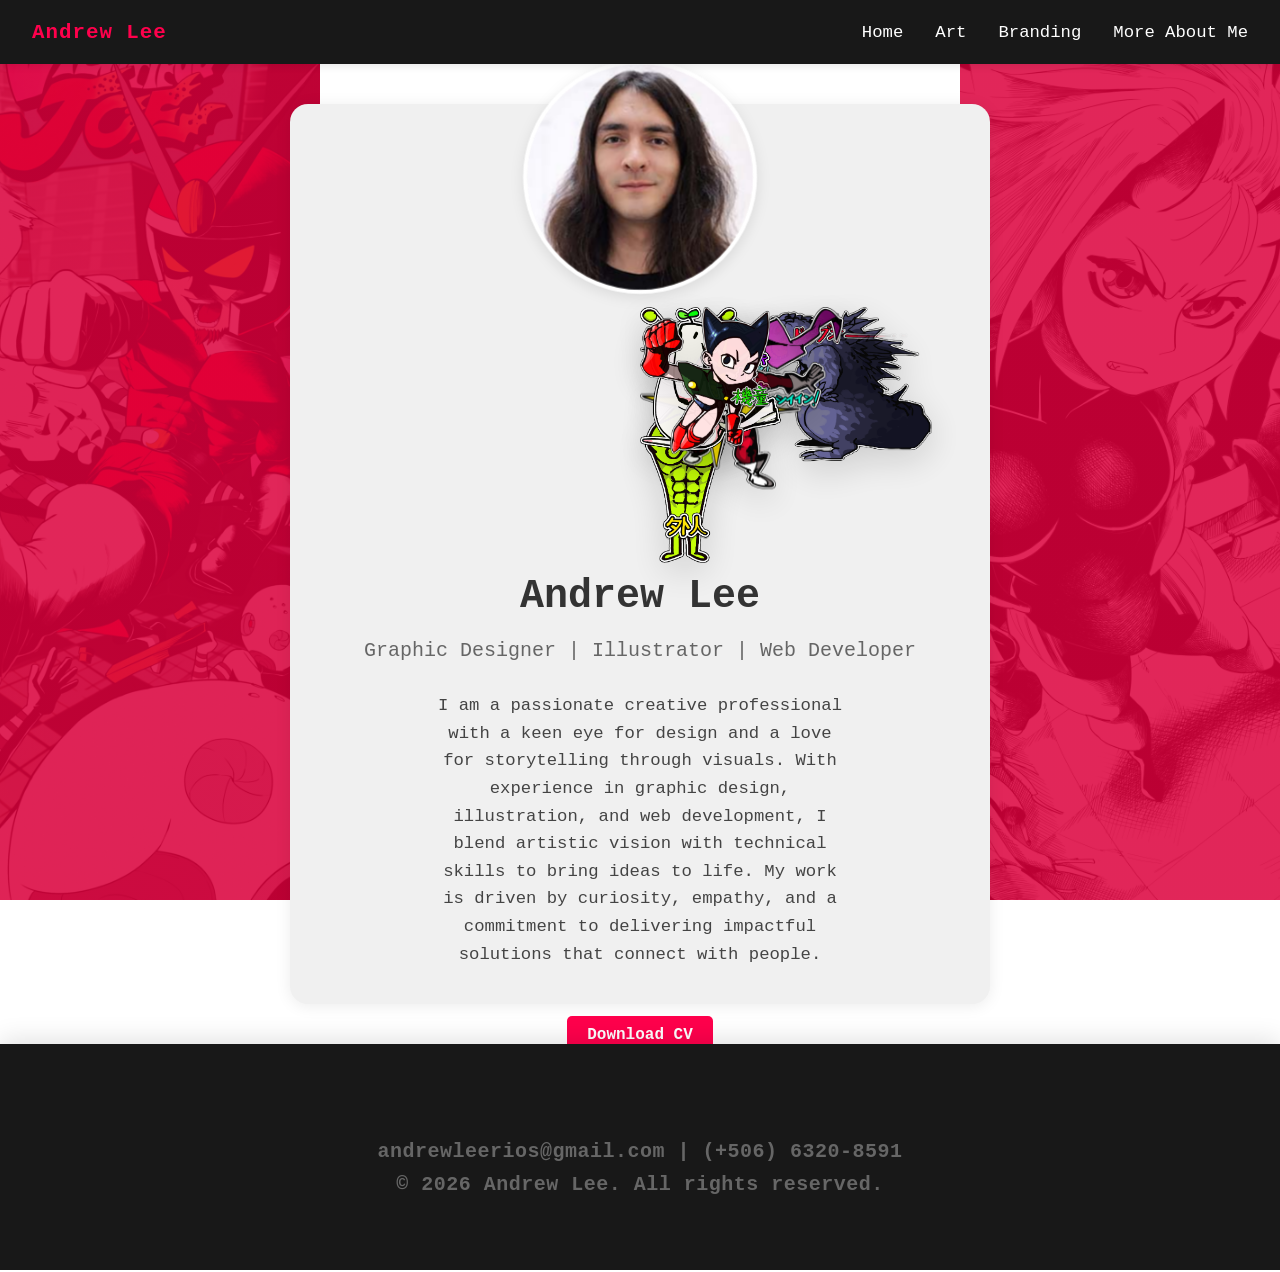
<file: index.html>
<!DOCTYPE html>
<html lang="en">
<head>
    <meta charset="UTF-8">
    <meta name="viewport" content="width=device-width, initial-scale=1.0">
    <link rel="stylesheet" href="style.css">
    <title>Andrew Lee - Portfolio</title>
</head>
<body>
    <!-- Side Art Backgrounds -->
    <div class="side-art left-side-art">
        <div class="side-art-img active" style="background-image:linear-gradient(rgba(220,0,60,0.85), rgba(220,0,60,0.85)), url('images/mainart/art1.jpg')"></div>
        <div class="side-art-img" style="background-image:linear-gradient(rgba(220,0,60,0.85), rgba(220,0,60,0.85)), url('images/mainart/art3.jpg')"></div>
        <div class="side-art-img" style="background-image:linear-gradient(rgba(220,0,60,0.85), rgba(220,0,60,0.85)), url('images/mainart/art5.jpg')"></div>
        <div class="side-art-img" style="background-image:linear-gradient(rgba(220,0,60,0.85), rgba(220,0,60,0.85)), url('images/mainart/art7.jpg')"></div>
    </div>
    <div class="side-art right-side-art">
        <div class="side-art-img active" style="background-image:linear-gradient(rgba(220,0,60,0.85), rgba(220,0,60,0.85)), url('images/mainart/art2.jpg')"></div>
        <div class="side-art-img" style="background-image:linear-gradient(rgba(220,0,60,0.85), rgba(220,0,60,0.85)), url('images/mainart/art4.jpg')"></div>
        <div class="side-art-img" style="background-image:linear-gradient(rgba(220,0,60,0.85), rgba(220,0,60,0.85)), url('images/mainart/art6.jpg')"></div>
        <div class="side-art-img" style="background-image:linear-gradient(rgba(220,0,60,0.85), rgba(220,0,60,0.85)), url('images/mainart/art8.jpg')"></div>
    </div>
    <nav class="navbar">
        <div class="nav-logo">Andrew Lee</div>
        <button class="nav-toggle" aria-label="Toggle navigation">
            <span class="hamburger"></span>
        </button>
        <ul class="nav-links">
            <li><a href="index.html">Home</a></li>
            <li><a href="art.html">Art</a></li>
            <li><a href="branding.html">Branding</a></li>
            <li><a href="about.html">More About Me</a></li>
        </ul>
    </nav>
    <div class="container">
        <div class="profile-bio">
            <div class="profile-photo-frame">
                <img src="images/profile_picture.jpg" alt="Andrew Lee Profile Picture" class="profile-pic">
                <img class="profile-sticker profile-sticker-1" src="images/profiledecors/beam sticker.png" alt="Beam sticker">
                <img class="profile-sticker profile-sticker-2" src="images/profiledecors/gaijin sticker.png" alt="Gaijin sticker">
                <img class="profile-sticker profile-sticker-3" src="images/profiledecors/henshin sticker.png" alt="Henshin sticker">
                <img class="profile-sticker profile-sticker-4" src="images/profiledecors/kakikaki sticker.png" alt="Kakikaki sticker">
                <img class="profile-sticker profile-sticker-5" src="images/profiledecors/kidoh sticker.png" alt="Kidoh sticker">
            </div>
            <div class="profile-headline">
                <h1>Andrew Lee</h1>
                <p>Graphic Designer | Illustrator | Web Developer</p>
            </div>
        </div>
        <div class="about-me">
            <p>
                I am a passionate creative professional with a keen eye for design and a love for storytelling through visuals. With experience in graphic design, illustration, and web development, I blend artistic vision with technical skills to bring ideas to life. My work is driven by curiosity, empathy, and a commitment to delivering impactful solutions that connect with people.
            </p>
        </div>
        <div class="download-cv">
            <a href="andrewleecv.pdf" download class="download-btn">Download CV</a>
        </div>
    </div>
    <footer id="footer" class="footer">
        <p>andrewleerios@gmail.com | (+506) 6320-8591</p>
        <p>&copy; 2026 Andrew Lee. All rights reserved.</p>
    </footer>
</body>
    <script>
// Hamburger menu toggle
const navToggle = document.querySelector('.nav-toggle');
const navLinks = document.querySelector('.nav-links');
navToggle.addEventListener('click', () => {
    navLinks.classList.toggle('nav-open');
    navToggle.classList.toggle('open');
});

// Side art background crossfade with smooth fade
function crossfadeSideArt() {
    const leftImgs = document.querySelectorAll('.left-side-art .side-art-img');
    const rightImgs = document.querySelectorAll('.right-side-art .side-art-img');
    let leftIdx = 0, rightIdx = 0;
    setInterval(() => {
        leftImgs[leftIdx].classList.remove('active');
        rightImgs[rightIdx].classList.remove('active');
        leftIdx = (leftIdx + 1) % leftImgs.length;
        rightIdx = (rightIdx + 1) % rightImgs.length;
        leftImgs[leftIdx].classList.add('active');
        rightImgs[rightIdx].classList.add('active');
    }, 8000);
}
window.addEventListener('DOMContentLoaded', crossfadeSideArt);
</script>
<script>
// When hovering any sticker, hide all stickers (opacity -> 0) so the profile pic is visible
document.addEventListener('DOMContentLoaded', () => {
    const frame = document.querySelector('.profile-photo-frame');
    if (!frame) return;
    const stickers = Array.from(frame.querySelectorAll('.profile-sticker'));
    if (!stickers.length) return;

    let hoverCount = 0;
    stickers.forEach(s => {
        s.addEventListener('mouseenter', () => {
            hoverCount += 1;
            if (hoverCount === 1) frame.classList.add('stickers-hidden');
        });
        s.addEventListener('mouseleave', () => {
            hoverCount = Math.max(0, hoverCount - 1);
            if (hoverCount === 0) frame.classList.remove('stickers-hidden');
        });
    });
});
</script>
</html>
</file>
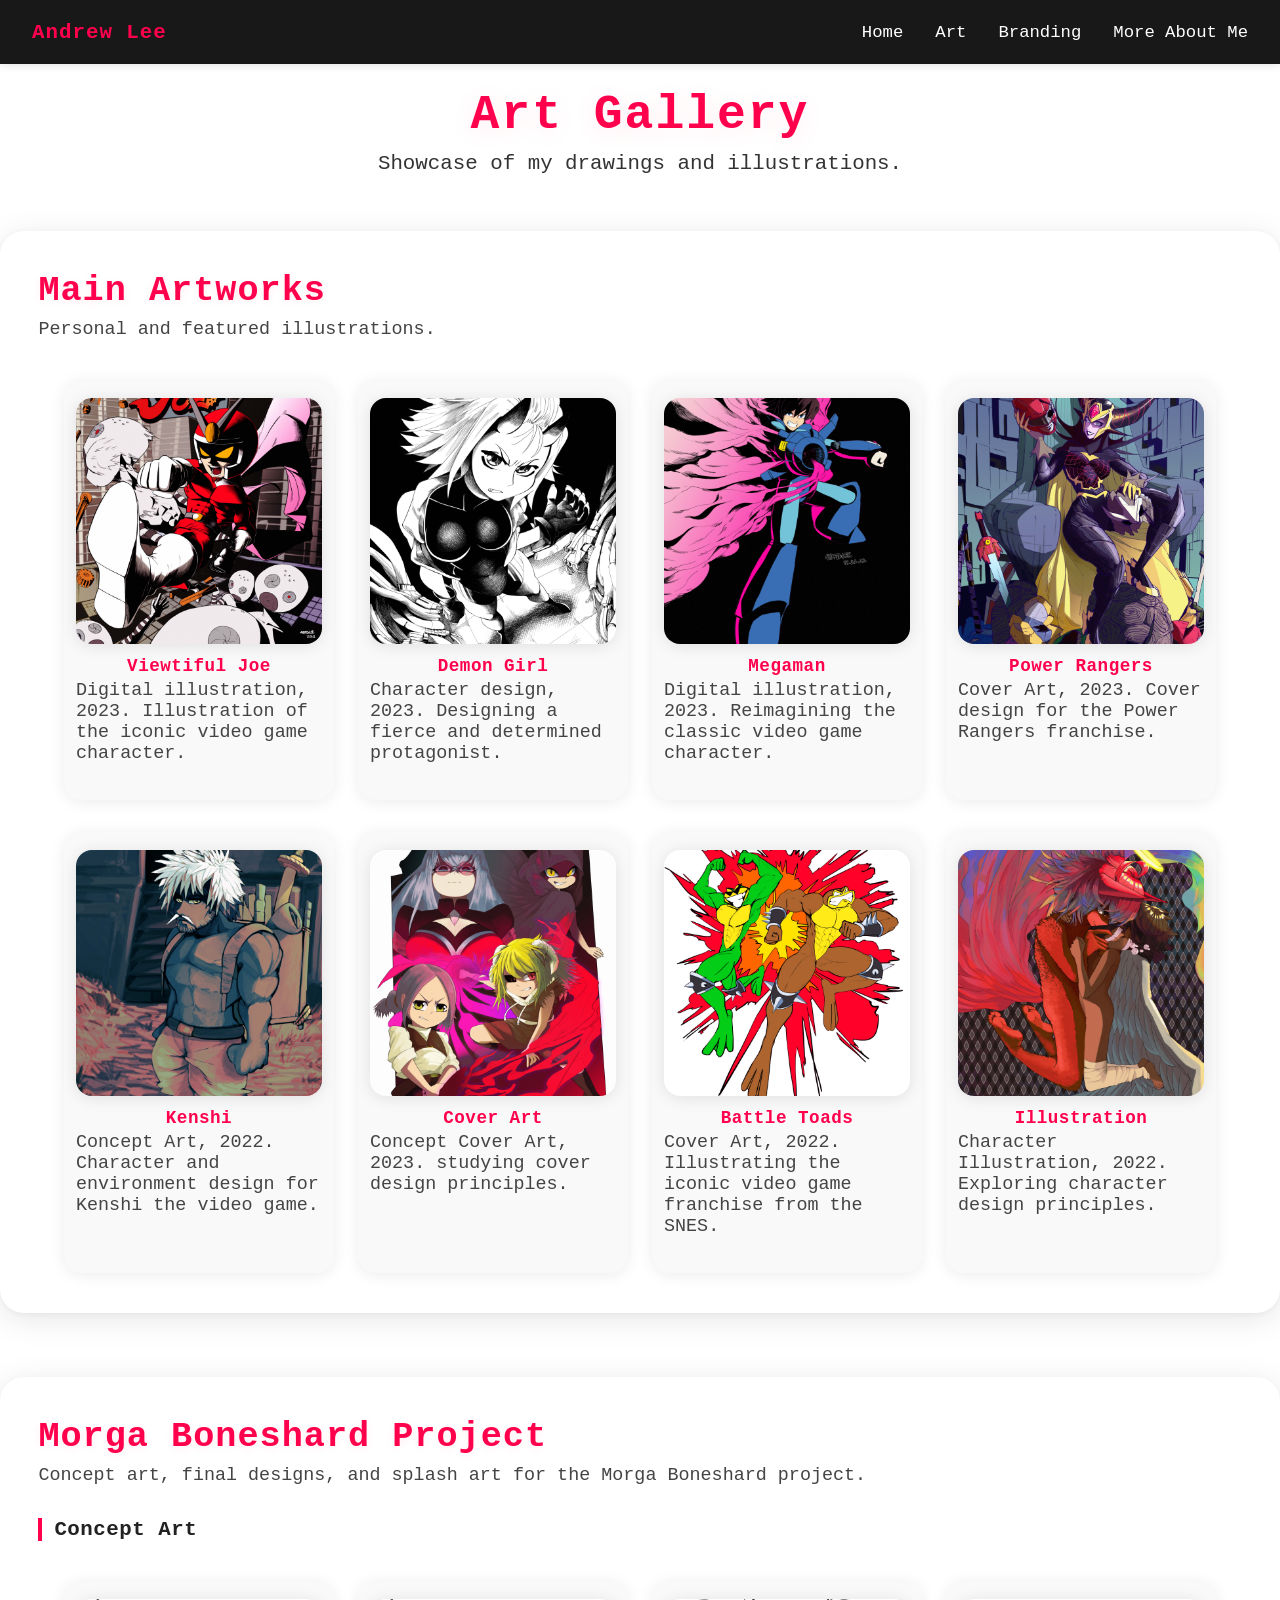
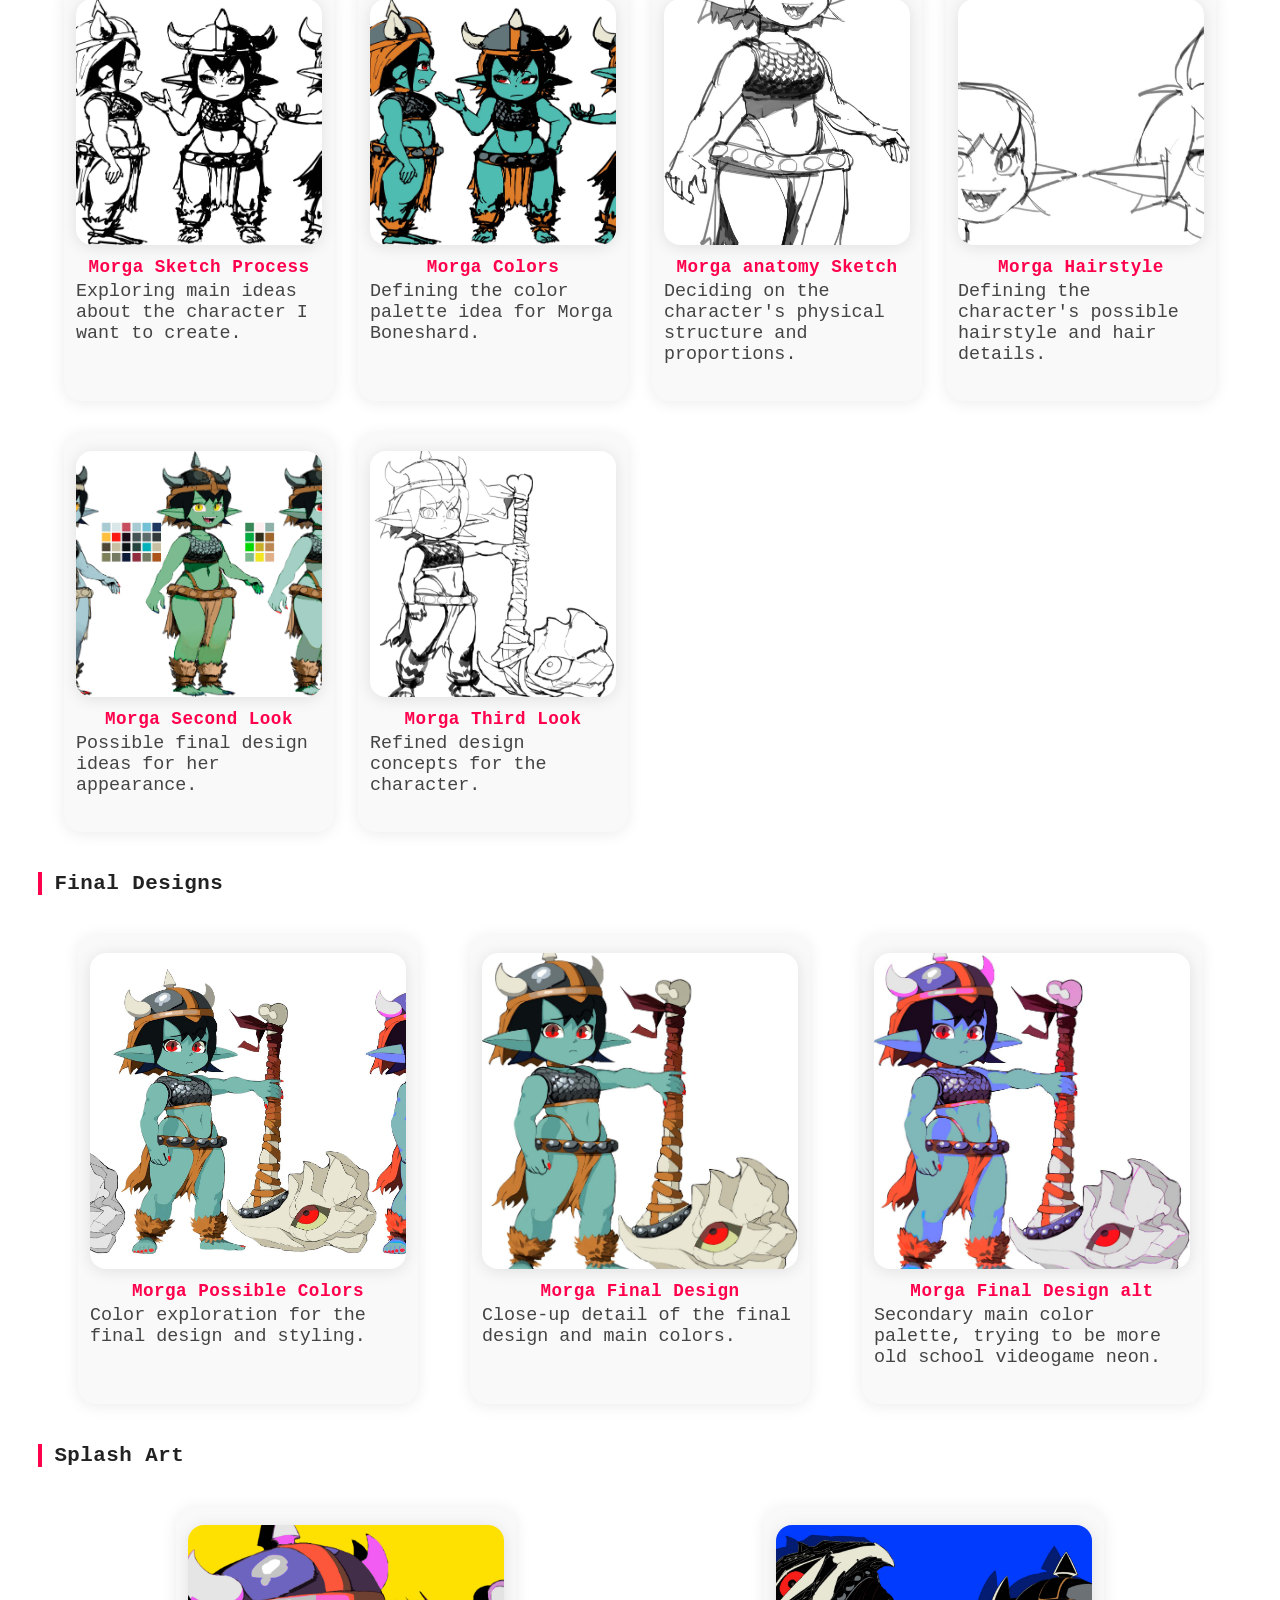
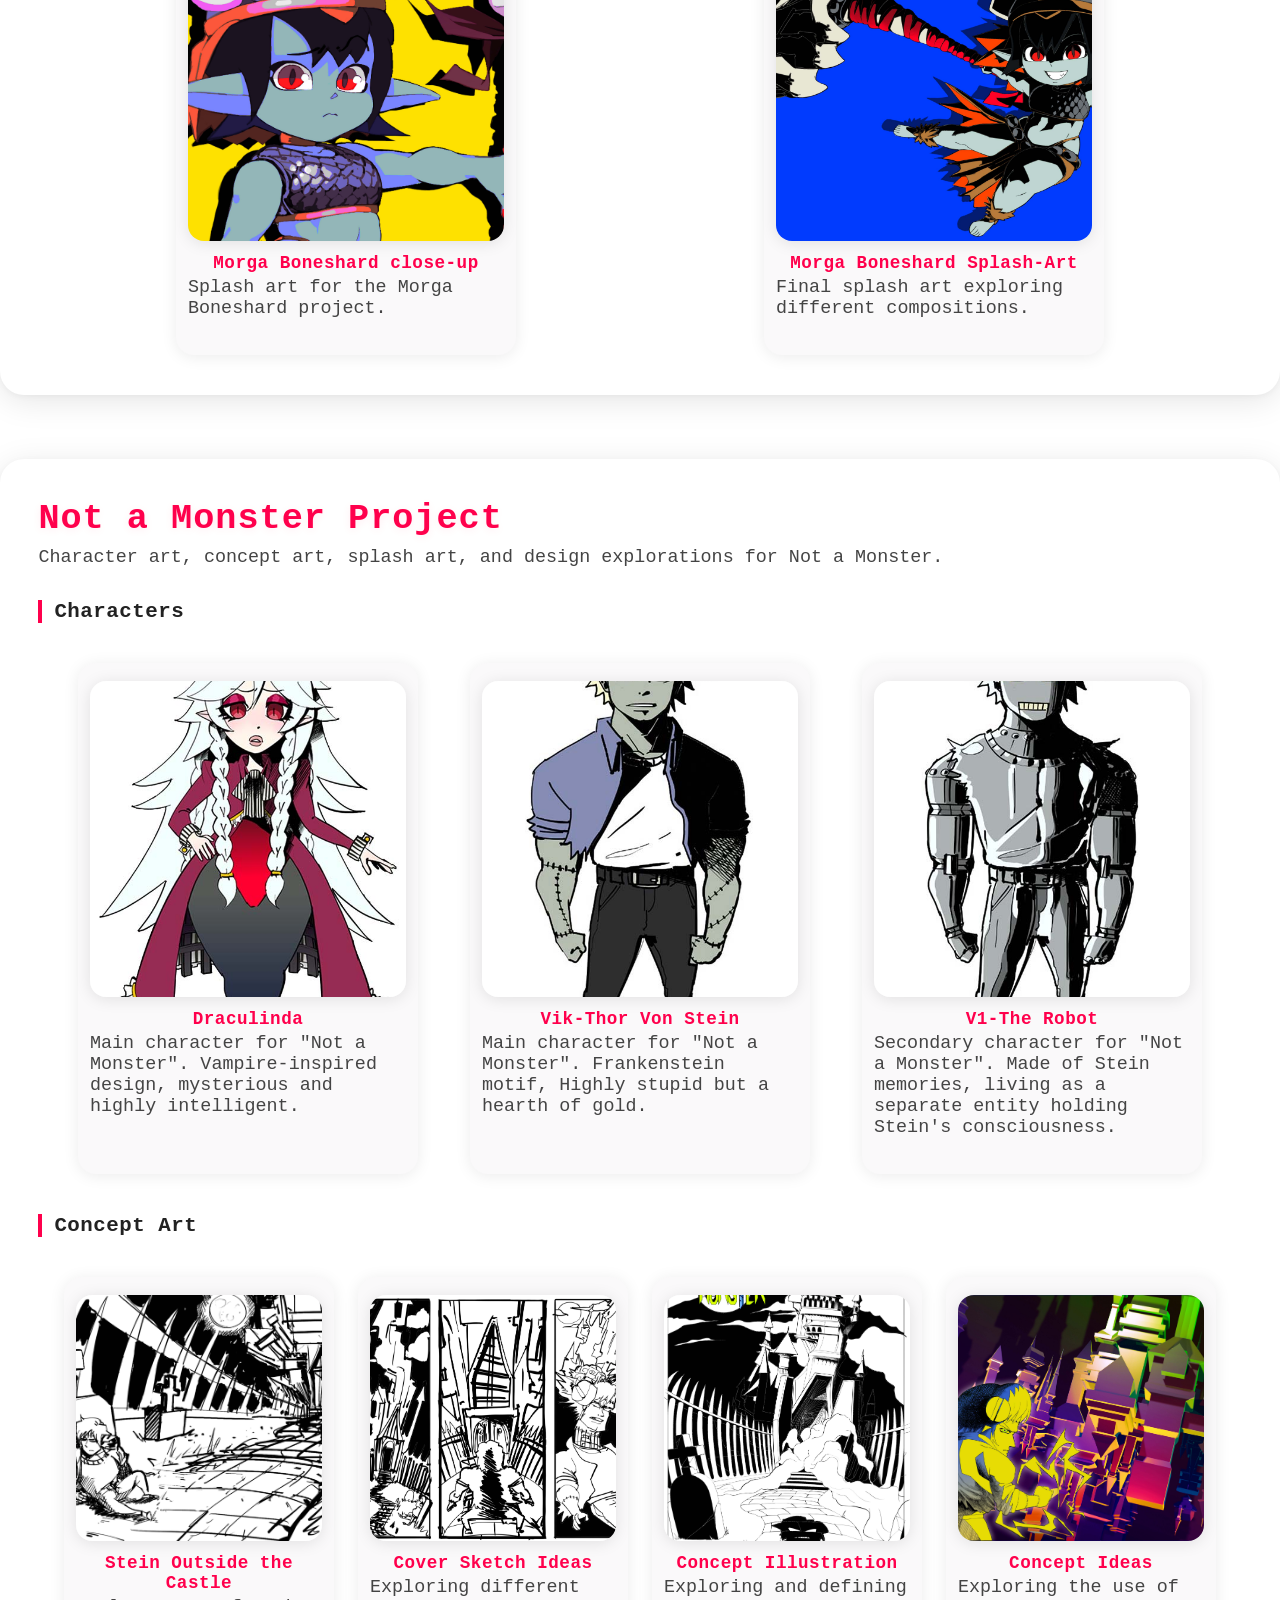
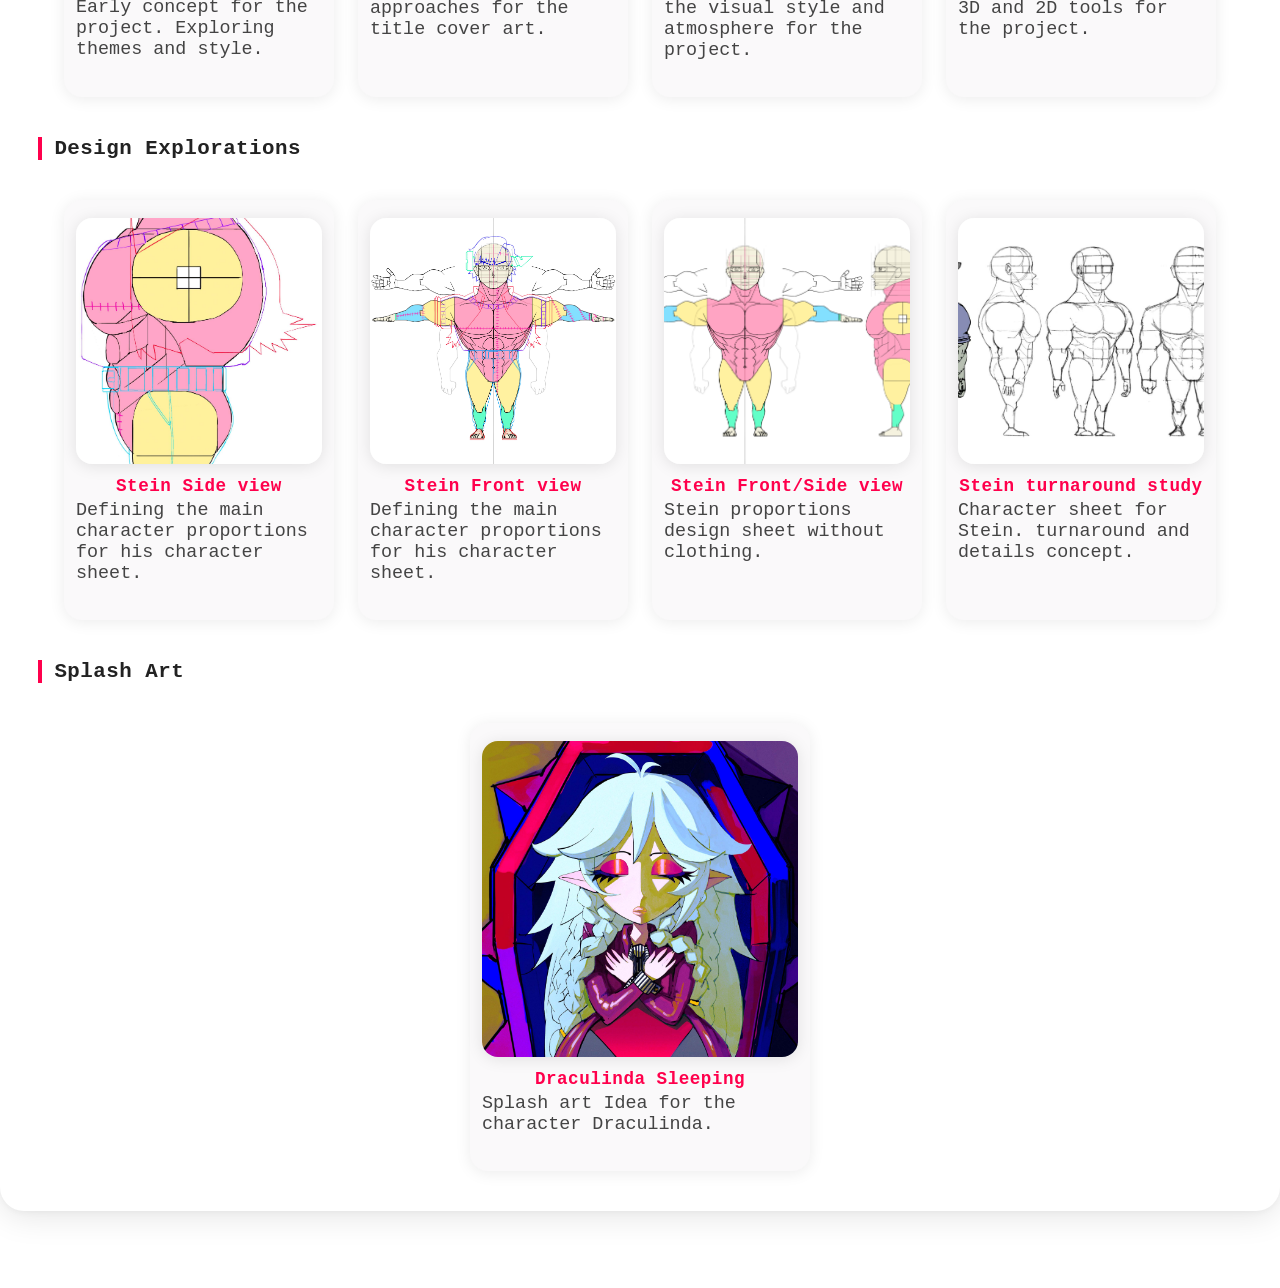
<file: art.html>
<!DOCTYPE html>
<html lang="en">
<head>
    <meta charset="UTF-8">
    <meta name="viewport" content="width=device-width, initial-scale=1.0">
    <link rel="stylesheet" href="style.css">
    <title>Art Gallery - Andrew Lee</title>
</head>
<body>
    <nav class="navbar">
        <div class="nav-logo">Andrew Lee</div>
        <button class="nav-toggle" aria-label="Toggle navigation">
            <span class="hamburger"></span>
        </button>
        <ul class="nav-links">
            <li><a href="index.html">Home</a></li>
            <li><a href="art.html">Art</a></li>
            <li><a href="branding.html">Branding</a></li>
            <li><a href="about.html">More About Me</a></li>
        </ul>
    </nav>
    <div class="art-gallery">
        <div class="art-header">
            <h1>Art Gallery</h1>
            <p>Showcase of my drawings and illustrations.</p>
        </div>
        <section class="gallery-section">
            <h2>Main Artworks</h2>
            <p>Personal and featured illustrations.</p>
            <div class="gallery-grid">
                <div class="art-card">
                    <img src="images/mainart/art1.jpg" alt="Art 1" class="gallery-img">
                    <div class="art-info">
                        <h4>Viewtiful Joe</h4>
                        <p>Digital illustration, 2023. Illustration of the iconic video game character.</p>
                    </div>
                </div>
                <div class="art-card">
                    <img src="images/mainart/art2.jpg" alt="Art 2" class="gallery-img">
                    <div class="art-info">
                        <h4>Demon Girl</h4>
                        <p>Character design, 2023. Designing a fierce and determined protagonist.</p>
                    </div>
                </div>
                <div class="art-card">
                    <img src="images/mainart/art3.jpg" alt="Art 3" class="gallery-img">
                    <div class="art-info">
                        <h4>Megaman</h4>
                        <p>Digital illustration, 2023. Reimagining the classic video game character.</p>
                    </div>
                </div>
                <div class="art-card">
                    <img src="images/mainart/art4.jpg" alt="Art 4" class="gallery-img">
                    <div class="art-info">
                        <h4>Power Rangers</h4>
                        <p>Cover Art, 2023. Cover design for the Power Rangers franchise.</p>
                    </div>
                </div>
                <div class="art-card">
                    <img src="images/mainart/art5.jpg" alt="Art 5" class="gallery-img">
                    <div class="art-info">
                        <h4>Kenshi</h4>
                        <p>Concept Art, 2022. Character and environment design for Kenshi the video game.</p>
                    </div>
                </div>
                <div class="art-card">
                    <img src="images/mainart/art6.jpg" alt="Art 6" class="gallery-img">
                    <div class="art-info">
                        <h4>Cover Art</h4>
                        <p>Concept Cover Art, 2023. studying cover design principles.</p>
                    </div>
                </div>
                <div class="art-card">
                    <img src="images/mainart/art7.jpg" alt="Art 7" class="gallery-img">
                    <div class="art-info">
                        <h4>Battle Toads</h4>
                        <p>Cover Art, 2022. Illustrating the iconic video game franchise from the SNES.</p>
                    </div>
                </div>
                <div class="art-card">
                    <img src="images/mainart/art8.jpg" alt="Art 8" class="gallery-img">
                    <div class="art-info">
                        <h4>Illustration</h4>
                        <p>Character Illustration, 2022. Exploring character design principles.</p>
                    </div>
                </div>
            </div>
        </section>
        <section class="gallery-section">
            <h2>Morga Boneshard Project</h2>
            <p>Concept art, final designs, and splash art for the Morga Boneshard project.</p>
            <h3>Concept Art</h3>
            <div class="gallery-grid">
                <div class="art-card">
                    <img src="images/morgaboneshard/conceptart/morga-process.jpg" alt="Morga Process" class="gallery-img">
                    <div class="art-info">
                        <h4>Morga Sketch Process</h4>
                        <p>Exploring main ideas about the character I want to create.</p>
                    </div>
                </div>
                <div class="art-card">
                    <img src="images/morgaboneshard/conceptart/morga-sheet.jpg" alt="Morga Sheet" class="gallery-img">
                    <div class="art-info">
                        <h4>Morga Colors</h4>
                        <p>Defining the color palette idea for Morga Boneshard.</p>
                    </div>
                </div>
                <div class="art-card">
                    <img src="images/morgaboneshard/conceptart/morga3.jpg" alt="Morga 3" class="gallery-img">
                    <div class="art-info">
                        <h4>Morga anatomy Sketch</h4>
                        <p>Deciding on the character's physical structure and proportions.</p>
                    </div>
                </div>
                <div class="art-card">
                    <img src="images/morgaboneshard/conceptart/morga4.jpg" alt="Morga 4" class="gallery-img">
                    <div class="art-info">
                        <h4>Morga Hairstyle</h4>
                        <p>Defining the character's possible hairstyle and hair details.</p>
                    </div>
                </div>
                <div class="art-card">
                    <img src="images/morgaboneshard/conceptart/morga5.jpg" alt="Morga 5" class="gallery-img">
                    <div class="art-info">
                        <h4>Morga Second Look</h4>
                        <p>Possible final design ideas for her appearance.</p>
                    </div>
                </div>
                <div class="art-card">
                    <img src="images/morgaboneshard/conceptart/morga8.jpg" alt="Morga 8" class="gallery-img">
                    <div class="art-info">
                        <h4>Morga Third Look</h4>
                        <p>Refined design concepts for the character.</p>
                    </div>
                </div>
            </div>
            <h3>Final Designs</h3>
            <div class="gallery-grid">
                <div class="art-card">
                    <img src="images/morgaboneshard/finaldesign/morga-colors.jpg" alt="Morga Colors" class="gallery-img">
                    <div class="art-info">
                        <h4>Morga Possible Colors</h4>
                        <p>Color exploration for the final design and styling.</p>
                    </div>
                </div>
                <div class="art-card">
                    <img src="images/morgaboneshard/finaldesign/morga11.jpg" alt="Morga 11" class="gallery-img">
                    <div class="art-info">
                        <h4>Morga Final Design</h4>
                        <p>Close-up detail of the final design and main colors.</p>
                    </div>
                </div>
                <div class="art-card">
                    <img src="images/morgaboneshard/finaldesign/morga12.jpg" alt="Morga 12" class="gallery-img">
                    <div class="art-info">
                        <h4>Morga Final Design alt</h4>
                        <p>Secondary main color palette, trying to be more old school videogame neon.</p>
                    </div>
                </div>
                </div>
                <h3>Splash Art</h3>
            <div class="gallery-grid">
                <div class="art-card">
                    <img src="images/morgaboneshard/splashart/morga-final-2.jpg" alt="Morga Final 2" class="gallery-img">
                    <div class="art-info">
                        <h4>Morga Boneshard close-up</h4>
                        <p>Splash art for the Morga Boneshard project.</p>
                    </div>
                </div>
                <div class="art-card">
                    <img src="images/morgaboneshard/splashart/morga-final-4.jpg" alt="Morga Final 4" class="gallery-img">
                    <div class="art-info">
                        <h4>Morga Boneshard Splash-Art</h4>
                        <p>Final splash art exploring different compositions.</p>
                    </div>
                </div>
            </div>
            </div>
        </section>
        <section class="gallery-section">
            <h2>Not a Monster Project</h2>
            <p>Character art, concept art, splash art, and design explorations for Not a Monster.</p>
            <h3>Characters</h3>
            <div class="gallery-grid">
                <div class="art-card">
                    <img src="images/notamonster/characters/draculinda.jpg" alt="Draculinda" class="gallery-img">
                    <div class="art-info">
                        <h4>Draculinda</h4>
                        <p>Main character for "Not a Monster". Vampire-inspired design, mysterious and highly intelligent.
                        </p>
                    </div>
                </div>
                <div class="art-card">
                    <img src="images/notamonster/characters/stein.jpg" alt="Stein" class="gallery-img">
                    <div class="art-info">
                        <h4>Vik-Thor Von Stein</h4>
                        <p>Main character for "Not a Monster". Frankenstein motif, Highly stupid but a hearth of gold.</p>
                    </div>
                </div>
                <div class="art-card">
                    <img src="images/notamonster/characters/v1.jpg" alt="V1" class="gallery-img">
                    <div class="art-info">
                        <h4>V1-The Robot</h4>
                        <p>Secondary character for "Not a Monster". Made of Stein memories, living as a separate entity holding Stein's consciousness.</p>
                    </div>
                </div>
            </div>
            <h3>Concept Art</h3>
            <div class="gallery-grid">
                <div class="art-card">
                    <img src="images/notamonster/conceptart/notamonster1.jpg" alt="Not a Monster 1" class="gallery-img">
                    <div class="art-info">
                        <h4>Stein Outside the Castle</h4>
                        <p>Early concept for the project. Exploring themes and style.</p>
                    </div>
                </div>
                <div class="art-card">
                    <img src="images/notamonster/conceptart/notamonster2.jpg" alt="Not a Monster 2" class="gallery-img">
                    <div class="art-info">
                        <h4>Cover Sketch Ideas</h4>
                        <p>Exploring different approaches for the title cover art.</p>
                    </div>
                </div>
                <div class="art-card">
                    <img src="images/notamonster/conceptart/notamonster3.jpg" alt="Not a Monster 3" class="gallery-img">
                    <div class="art-info">
                        <h4>Concept Illustration</h4>
                        <p>Exploring and defining the visual style and atmosphere for the project.</p>
                    </div>
                </div>
                <div class="art-card">
                    <img src="images/notamonster/conceptart/notamonster4.jpg" alt="Not a Monster 4" class="gallery-img">
                    <div class="art-info">
                        <h4>Concept Ideas</h4>
                        <p>Exploring the use of 3D and 2D tools for the project.</p>
                    </div>
                </div>
            </div>
            <h3>Design Explorations</h3>
            <div class="gallery-grid">
                <div class="art-card">
                    <img src="images/notamonster/steindesign/ronin-expressions.jpg" alt="Ronin Expressions" class="gallery-img">
                    <div class="art-info">
                        <h4>Stein Side view</h4>
                        <p>Defining the main character proportions for his character sheet.</p>
                    </div>
                </div>
                <div class="art-card">
                    <img src="images/notamonster/steindesign/ronin-sketch1.jpg" alt="Ronin Sketch 1" class="gallery-img">
                    <div class="art-info">
                        <h4>Stein Front view</h4>
                        <p>Defining the main character proportions for his character sheet.</p>
                    </div>
                </div>
                <div class="art-card">
                    <img src="images/notamonster/steindesign/ronin-variations.jpg" alt="Ronin Variations" class="gallery-img">
                    <div class="art-info">
                        <h4>Stein Front/Side view</h4>
                        <p>Stein proportions design sheet without clothing.</p>
                    </div>
                </div>
                <div class="art-card">
                    <img src="images/notamonster/steindesign/steincharacsheet.jpg" alt="Stein Characsheet" class="gallery-img">
                    <div class="art-info">
                        <h4>Stein turnaround study</h4>
                        <p>Character sheet for Stein. turnaround and details concept.</p>
                    </div>
                </div>
            </div>
            <h3>Splash Art</h3>
            <div class="gallery-grid">
                <div class="art-card">
                    <img src="images/notamonster/splashart/ronin-final.jpg" alt="Ronin Final" class="gallery-img">
                    <div class="art-info">
                        <h4>Draculinda Sleeping</h4>
                        <p>Splash art Idea for the character Draculinda.</p>
                    </div>
                </div>
            </div>
        </section>
        <!-- Modal for zoom -->
        <div id="modal" class="modal">
            <span class="close">&times;</span>
            <img class="modal-content" id="modal-img">
        </div>
    </div>
    <script>
    // Hamburger menu toggle
    const navToggle = document.querySelector('.nav-toggle');
    const navLinks = document.querySelector('.nav-links');
    navToggle.addEventListener('click', () => {
        navLinks.classList.toggle('nav-open');
        navToggle.classList.toggle('open');
    });
    // Gallery modal zoom
    const modal = document.getElementById('modal');
    const modalImg = document.getElementById('modal-img');
    const closeBtn = document.querySelector('.close');
    document.querySelectorAll('.gallery-img').forEach(img => {
        img.addEventListener('click', () => {
            modal.style.display = 'flex';
            modalImg.src = img.src;
            modalImg.alt = img.alt;
        });
    });
    closeBtn.onclick = function() {
        modal.style.display = 'none';
    }
    window.onclick = function(event) {
        if (event.target == modal) {
            modal.style.display = 'none';
        }
    }
    </script>
</body>
</html>
</file>
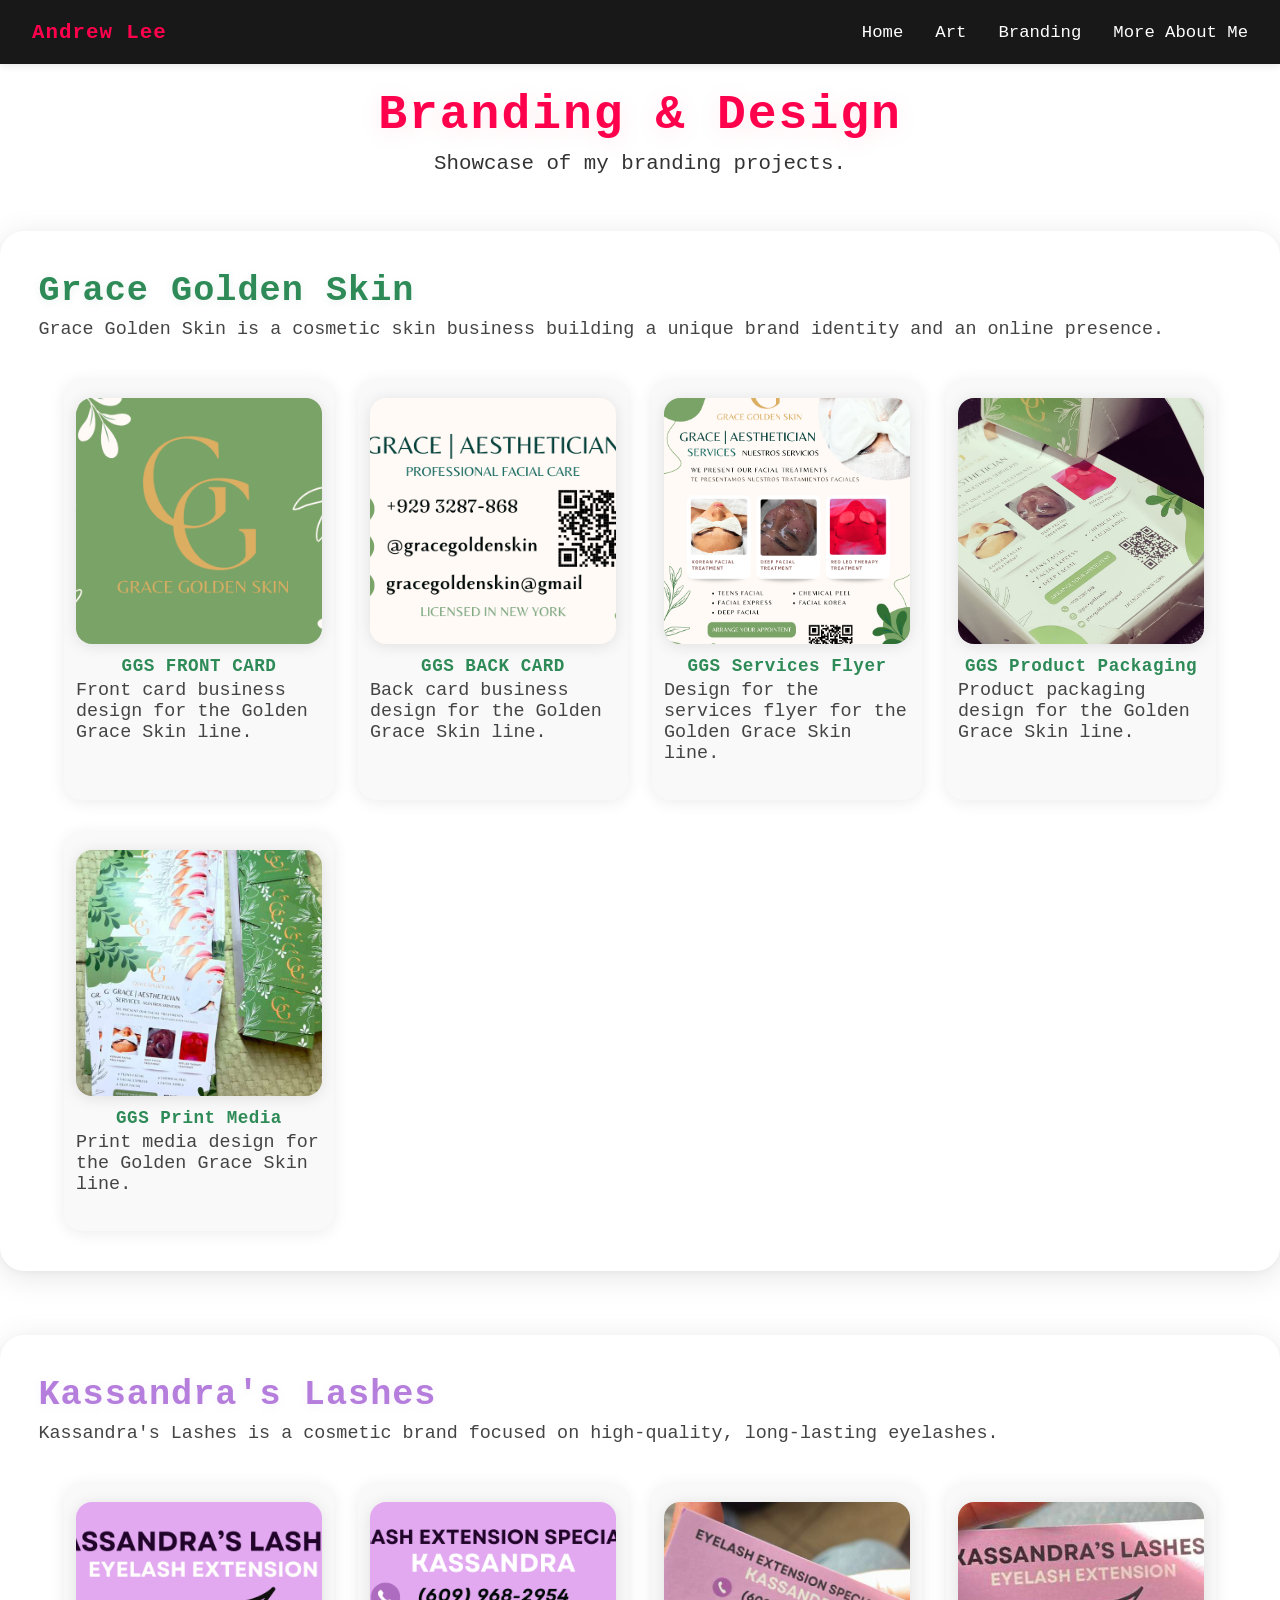
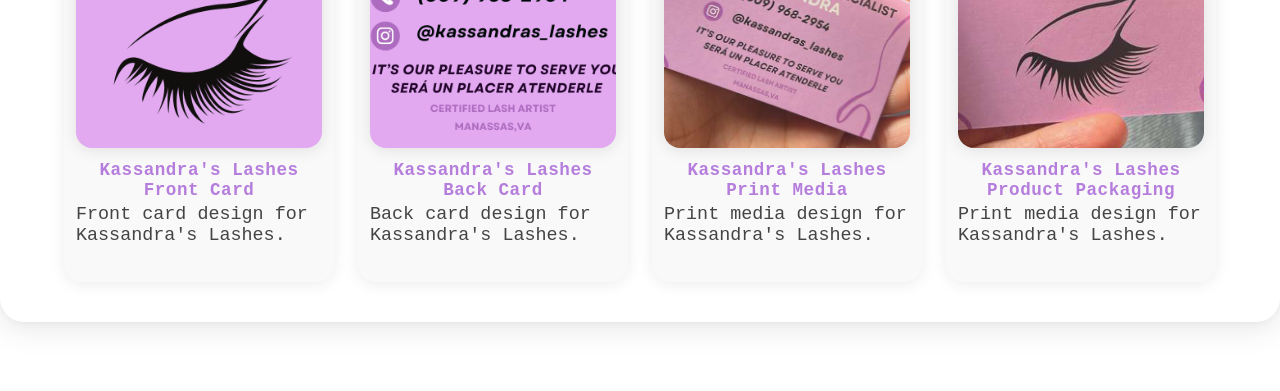
<file: branding.html>
<!DOCTYPE html>
<html lang="en">
<head>
    <meta charset="UTF-8">
    <meta name="viewport" content="width=device-width, initial-scale=1.0">
    <link rel="stylesheet" href="style.css">
    <title>Art Gallery - Andrew Lee</title>
</head>
<body>
    <nav class="navbar">
        <div class="nav-logo">Andrew Lee</div>
        <button class="nav-toggle" aria-label="Toggle navigation">
            <span class="hamburger"></span>
        </button>
        <ul class="nav-links">
            <li><a href="index.html">Home</a></li>
            <li><a href="art.html">Art</a></li>
            <li><a href="branding.html">Branding</a></li>
            <li><a href="about.html">More About Me</a></li>
        </ul>
    </nav>
    <div class="art-gallery">
        <div class="art-header">
            <h1>Branding & Design</h1>
            <p>Showcase of my branding projects.</p>
        </div>
        <section class="gallery-section">
            <h2 style="color:#2e8b57;text-shadow:0 2px 8px rgba(46,139,87,0.10);">Grace Golden Skin</h2>
            <p>Grace Golden Skin is a cosmetic skin business building a unique brand identity and an online presence.</p>
            <div class="gallery-grid">
                <div class="art-card">
                    <img src="images/branding/ggsfrontcard.png" alt="Art 1" class="gallery-img">
                    <div class="art-info">
                        <h4 style="color:#2e8b57;">GGS FRONT CARD</h4>
                        <p>Front card business design for the Golden Grace Skin line.</p>
                    </div>
                </div>
                <div class="art-card">
                    <img src="images/branding/gracegoldenskinbackcard.png" alt="Art 2" class="gallery-img">
                    <div class="art-info">
                        <h4 style="color:#2e8b57;">GGS BACK CARD</h4>
                        <p>Back card business design for the Golden Grace Skin line.</p>
                    </div>
                </div>
                <div class="art-card">
                    <img src="images/branding/ggsflyer.png" alt="Art 3" class="gallery-img">
                    <div class="art-info">
                        <h4 style="color:#2e8b57;">GGS Services Flyer</h4>
                        <p>Design for the services flyer for the Golden Grace Skin line.</p>
                    </div>
                </div>
                <div class="art-card">
                    <img src="images/branding/ggsproducts1.jpeg" alt="Art 4" class="gallery-img">
                    <div class="art-info">
                        <h4 style="color:#2e8b57;">GGS Product Packaging</h4>
                        <p>Product packaging design for the Golden Grace Skin line.</p>
                    </div>
                </div>
                <div class="art-card">
                    <img src="images/branding/ggsproducts2.jpeg" alt="Art 5" class="gallery-img">
                    <div class="art-info">
                        <h4 style="color:#2e8b57;">GGS Print Media</h4>
                        <p>Print media design for the Golden Grace Skin line.</p>
                    </div>
                </div>
        </section>
        <section class="gallery-section">
            <h2 style="color:#b57edc;text-shadow:0 2px 8px rgba(181,126,220,0.10);">Kassandra's Lashes</h2>
            <p>Kassandra's Lashes is a cosmetic brand focused on high-quality, long-lasting eyelashes.</p>
            <div class="gallery-grid">
                <div class="art-card">
                    <img src="images/branding/kassandraslashesfrontcard.png" alt="Art 1" class="gallery-img">
                    <div class="art-info">
                        <h4 style="color:#b57edc;">Kassandra's Lashes Front Card</h4>
                        <p>Front card design for Kassandra's Lashes.</p>
                    </div>
                </div>
                <div class="art-card">
                    <img src="images/branding/kassandraslashesbackcard.png" alt="Art 2" class="gallery-img">
                    <div class="art-info">
                        <h4 style="color:#b57edc;">Kassandra's Lashes Back Card</h4>
                        <p>Back card design for Kassandra's Lashes.</p>
                    </div>
                </div>
                <div class="art-card">
                    <img src="images/branding/klproducts1.jpeg" alt="Art 3" class="gallery-img">
                    <div class="art-info">
                        <h4 style="color:#b57edc;">Kassandra's Lashes Print Media</h4>
                        <p>Print media design for Kassandra's Lashes.</p>
                    </div>
                </div>
                <div class="art-card">
                    <img src="images/branding/klproducts2.jpeg" alt="Art 4" class="gallery-img">
                    <div class="art-info">
                        <h4 style="color:#b57edc;">Kassandra's Lashes Product Packaging</h4>
                        <p>Print media design for Kassandra's Lashes.</p>
                    </div>
                </div>
            </div>
        </section>
        <!-- Modal for zoom -->
        <div id="modal" class="modal">
            <span class="close">&times;</span>
            <img class="modal-content" id="modal-img">
        </div>
    </div>
    <script>
    // Hamburger menu toggle
    const navToggle = document.querySelector('.nav-toggle');
    const navLinks = document.querySelector('.nav-links');
    navToggle.addEventListener('click', () => {
        navLinks.classList.toggle('nav-open');
        navToggle.classList.toggle('open');
    });
    // Gallery modal zoom
    const modal = document.getElementById('modal');
    const modalImg = document.getElementById('modal-img');
    const closeBtn = document.querySelector('.close');
    document.querySelectorAll('.gallery-img').forEach(img => {
        img.addEventListener('click', () => {
            modal.style.display = 'flex';
            modalImg.src = img.src;
            modalImg.alt = img.alt;
        });
    });
    closeBtn.onclick = function() {
        modal.style.display = 'none';
    }
    window.onclick = function(event) {
        if (event.target == modal) {
            modal.style.display = 'none';
        }
    }
    </script>
</body>
</html>
</file>
<file: style.css>
html, body {
    background: transparent !important;
}
.container {
    max-width: 700px;
    margin: 40px auto 40px auto;
    background: #fff;
    border-radius: 18px;
    box-shadow: 0 2px 16px rgba(0,0,0,0.08);
    padding: 32px 24px 32px 24px;
}
.profile-bio {
    display: flex;
    flex-direction: column;
    align-items: center;
    gap: 24px;
    text-align: center;
    margin-bottom: 20px;
}
.profile-photo-frame {
    position: relative;
    --profile-frame-size: clamp(300px, 38vw, 560px);
    width: var(--profile-frame-size);
    max-width: 100%;
    aspect-ratio: 1 / 1;
    perspective: 1200px;
    perspective-origin: center center;
    transform-style: preserve-3d;
}
.profile-pic {
    width: 100%;
    height: auto;
    border-radius: 50%;
    object-fit: cover;
    border: 6px solid #fff;
    box-shadow: 0 20px 45px rgba(0,0,0,0.18);
    transition: transform 0.35s ease, box-shadow 0.35s ease;
    position: relative;
    z-index: 3;
    transform: translateZ(20px);
}
.profile-photo-frame:hover .profile-pic {
    transform: translateZ(20px) scale(1.02);
}
.profile-sticker {
    position: absolute;
    top: 50%;
    left: 50%;
    width: auto;
    max-width: 100%;
    opacity: 0.97;
    transition: transform 0.3s ease, opacity 0.3s ease, filter 0.3s ease;
    pointer-events: none;
    filter: drop-shadow(0 10px 18px rgba(0,0,0,0.15));
    transform-origin: center center;
    backface-visibility: hidden;
    will-change: transform;
}
.profile-sticker:hover {
    transform: translate(-50%, -50%) scale(1.08);
    opacity: 1;
}
.profile-sticker-1 {
    --orbit-x: clamp(160px, calc(var(--profile-frame-size) * 0.42), 220px);
    --orbit-z: clamp(40px, calc(var(--profile-frame-size) * 0.11), 60px);
    width: clamp(180px, calc(var(--profile-frame-size) * 0.60), 320px);
    animation: orbit-1 14s linear infinite;
}
.profile-sticker-2 {
    --orbit-x: clamp(90px, calc(var(--profile-frame-size) * 0.26), 140px);
    --orbit-z: clamp(24px, calc(var(--profile-frame-size) * 0.075), 42px);
    width: clamp(72px, calc(var(--profile-frame-size) * 0.20), 110px);
    animation: orbit-2 10.6s linear infinite;
}
.profile-sticker-3 {
    --orbit-x: clamp(110px, calc(var(--profile-frame-size) * 0.34), 190px);
    --orbit-z: clamp(32px, calc(var(--profile-frame-size) * 0.095), 52px);
    width: clamp(120px, calc(var(--profile-frame-size) * 0.42), 220px);
    animation: orbit-3 12.4s linear infinite;
}
.profile-sticker-4 {
    --orbit-x: clamp(78px, calc(var(--profile-frame-size) * 0.26), 140px);
    --orbit-z: clamp(28px, calc(var(--profile-frame-size) * 0.08), 38px);
    width: clamp(90px, calc(var(--profile-frame-size) * 0.29), 160px);
    animation: orbit-4 11.2s linear infinite;
}
.profile-sticker-5 {
    --orbit-x: clamp(95px, calc(var(--profile-frame-size) * 0.31), 170px);
    --orbit-z: clamp(30px, calc(var(--profile-frame-size) * 0.085), 46px);
    width: clamp(100px, calc(var(--profile-frame-size) * 0.28), 130px);
    animation: orbit-5 13s linear infinite;
}
@keyframes orbit-1 {
    0% {
        transform: translate(-50%, -50%) rotateY(0deg) translateX(var(--orbit-x)) translateZ(var(--orbit-z)) rotateY(0deg) rotateX(12deg);
    }
    50% {
        transform: translate(-50%, -50%) rotateY(180deg) translateX(var(--orbit-x)) translateZ(calc(var(--orbit-z) * -1)) rotateY(-180deg) rotateX(12deg);
    }
    100% {
        transform: translate(-50%, -50%) rotateY(360deg) translateX(var(--orbit-x)) translateZ(var(--orbit-z)) rotateY(-360deg) rotateX(12deg);
    }
}
@keyframes orbit-2 {
    0% {
        transform: translate(-50%, -50%) rotateY(0deg) translateX(var(--orbit-x)) translateZ(var(--orbit-z)) rotateY(0deg) rotateX(10deg);
    }
    50% {
        transform: translate(-50%, -50%) rotateY(180deg) translateX(var(--orbit-x)) translateZ(calc(var(--orbit-z) * -1)) rotateY(-180deg) rotateX(10deg);
    }
    100% {
        transform: translate(-50%, -50%) rotateY(360deg) translateX(var(--orbit-x)) translateZ(var(--orbit-z)) rotateY(-360deg) rotateX(10deg);
    }
}
@keyframes orbit-3 {
    0% {
        transform: translate(-50%, -50%) rotateY(0deg) translateX(var(--orbit-x)) translateZ(var(--orbit-z)) rotateY(0deg) rotateX(14deg);
    }
    50% {
        transform: translate(-50%, -50%) rotateY(180deg) translateX(var(--orbit-x)) translateZ(calc(var(--orbit-z) * -1)) rotateY(-180deg) rotateX(14deg);
    }
    100% {
        transform: translate(-50%, -50%) rotateY(360deg) translateX(var(--orbit-x)) translateZ(var(--orbit-z)) rotateY(-360deg) rotateX(14deg);
    }
}
@keyframes orbit-4 {
    0% {
        transform: translate(-50%, -50%) rotateY(0deg) translateX(var(--orbit-x)) translateZ(var(--orbit-z)) rotateY(0deg) rotateX(10deg);
    }
    50% {
        transform: translate(-50%, -50%) rotateY(180deg) translateX(var(--orbit-x)) translateZ(calc(var(--orbit-z) * -1)) rotateY(-180deg) rotateX(10deg);
    }
    100% {
        transform: translate(-50%, -50%) rotateY(360deg) translateX(var(--orbit-x)) translateZ(var(--orbit-z)) rotateY(-360deg) rotateX(10deg);
    }
}
@keyframes orbit-5 {
    0% {
        transform: translate(-50%, -50%) rotateY(0deg) translateX(var(--orbit-x)) translateZ(var(--orbit-z)) rotateY(0deg) rotateX(11deg);
    }
    50% {
        transform: translate(-50%, -50%) rotateY(180deg) translateX(var(--orbit-x)) translateZ(calc(var(--orbit-z) * -1)) rotateY(-180deg) rotateX(11deg);
    }
    100% {
        transform: translate(-50%, -50%) rotateY(360deg) translateX(var(--orbit-x)) translateZ(var(--orbit-z)) rotateY(-360deg) rotateX(11deg);
    }
}
.side-art {
    z-index: 1;
}
.container, .navbar, .footer {
    z-index: 2;
}
/* Side Art Backgrounds */
.side-art {
    position: fixed;
    top: 0;
    bottom: 0;
    width: 320px;
    z-index: 0;
    pointer-events: none;
    overflow: hidden;
}
.side-art-img {
    position: absolute;
    top: 0;
    left: 0;
    width: 100%;
    height: 100%;
    background-size: cover;
    background-position: center;
    background-repeat: no-repeat;
    opacity: 0;
    transition: opacity 2.5s cubic-bezier(0.4,0.2,0.2,1);
    will-change: opacity;
}
.side-art-img.active {
    opacity: 1;
    z-index: 1;
}
.left-side-art {
    left: 0;
    background-image: linear-gradient(rgba(220,0,60,0.85), rgba(220,0,60,0.85)), url('images/mainart/art1.jpg');
}
.right-side-art {
    right: 0;
    background-image: linear-gradient(rgba(220,0,60,0.85), rgba(220,0,60,0.85)), url('images/mainart/art2.jpg');
}
@media (max-width: 1200px) {
    .side-art {
        width: 180px;
    }
}
@media (max-width: 900px) {
    .side-art {
        width: 80px;
    }
}
@media (max-width: 600px) {
    .side-art {
        display: none;
    }
}
/* Ensure main content is above side art */
.container, .navbar, .footer {
    position: relative;
    z-index: 1;
}
/* Art Gallery Header Centering */
.art-header {
    display: flex;
    flex-direction: column;
    align-items: center;
    justify-content: center;
    margin: 0 auto 36px auto;
    padding-top: 24px;
}
.art-header h1 {
    font-size: 3rem;
    color: #ff004c;
    font-weight: 900;
    letter-spacing: 2px;
    margin-bottom: 10px;
    text-align: center;
    text-shadow: 0 4px 24px rgba(255,0,76,0.10);
}
.art-header p {
    font-size: 1.3rem;
    color: #333;
    text-align: center;
    margin-bottom: 0;
    font-weight: 500;
}

/* Art Card Styling */
.gallery-grid {
    grid-template-columns: repeat(auto-fit, minmax(260px, 1fr));
}
.art-card {
    background: #faf9fa;
    border-radius: 18px;
    box-shadow: 0 2px 16px rgba(0,0,0,0.08);
    display: flex;
    flex-direction: column;
    align-items: center;
    padding: 18px 12px 12px 12px;
    margin-bottom: 8px;
    transition: box-shadow 0.2s, transform 0.2s;
    max-width: 340px;
}
.art-card:hover {
    box-shadow: 0 8px 32px rgba(0,0,0,0.13);
    transform: translateY(-4px) scale(1.03);
}
.art-info {
    margin-top: 12px;
    text-align: center;
}
.art-info h4 {
    font-size: 1.1rem;
    color: #ff004c;
    margin-bottom: 4px;
    font-weight: 700;
    letter-spacing: 0.5px;
}
.art-info p {
    font-size: 1rem;
    color: #444;
    margin-bottom: 0;
    font-weight: 400;
}

@media (max-width: 600px) {
    .art-header h1 {
        font-size: 2rem;
    }
    .art-header p {
        font-size: 1.05rem;
    }
    .art-card {
        padding: 10px 4px 8px 4px;
        max-width: 98vw;
    }
    .art-info h4 {
        font-size: 1rem;
    }
    .art-info p {
        font-size: 0.95rem;
    }
}
/* Art Gallery Section Styling */
.gallery-section {
    margin: 56px auto 64px auto;
    padding: 40px 3vw 32px 3vw;
    max-width: 1300px;
    background: #fff;
    border-radius: 24px;
    box-shadow: 0 6px 32px rgba(0,0,0,0.10), 0 1.5px 6px rgba(0,0,0,0.04);
    position: relative;
    transition: box-shadow 0.2s;
}
.gallery-section:hover {
    box-shadow: 0 12px 48px rgba(0,0,0,0.13), 0 2px 8px rgba(0,0,0,0.06);
}
.gallery-section h2 {
    font-size: 2.2rem;
    color: #ff004c;
    margin-bottom: 8px;
    letter-spacing: 1px;
    font-weight: 800;
    text-shadow: 0 2px 8px rgba(255,0,76,0.08);
}
.gallery-section p {
    color: #444;
    font-size: 1.15rem;
    margin-bottom: 24px;
    text-align: left;
}
.gallery-section h3 {
    font-size: 1.3rem;
    color: #222;
    margin: 32px 0 12px 0;
    font-weight: 700;
    letter-spacing: 0.5px;
    border-left: 4px solid #ff004c;
    padding-left: 12px;
}

@media (max-width: 900px) {
    .gallery-section {
        padding: 24px 2vw 18px 2vw;
        border-radius: 16px;
    }
    .gallery-section h2 {
        font-size: 1.5rem;
    }
    .gallery-section h3 {
        font-size: 1.08rem;
        margin: 22px 0 8px 0;
        padding-left: 8px;
    }
}

@media (max-width: 600px) {
    .gallery-section {
        padding: 12px 0 8px 0;
        border-radius: 8px;
        margin: 32px 0 36px 0;
    }
    .gallery-section h2 {
        font-size: 1.1rem;
        margin-bottom: 4px;
    }
    .gallery-section h3 {
        font-size: 0.98rem;
        margin: 12px 0 4px 0;
        padding-left: 6px;
    }
    .gallery-section p {
        font-size: 0.98rem;
        margin-bottom: 12px;
    }
}
/* Art Gallery Grid */
.gallery-grid {
    display: grid;
    grid-template-columns: repeat(auto-fit, minmax(220px, 1fr));
    gap: 24px;
    margin: 40px auto 0 auto;
    max-width: 1200px;
    width: 90vw;
    justify-items: center;
}
.gallery-img {
    width: 100%;
    max-width: 320px;
    aspect-ratio: 1/1;
    object-fit: cover;
    border-radius: 16px;
    box-shadow: 0 2px 16px rgba(0,0,0,0.10);
    cursor: pointer;
    transition: transform 0.2s, box-shadow 0.2s;
    background: #f8f8f8;
}
.gallery-img:hover {
    transform: scale(1.04);
    box-shadow: 0 4px 32px rgba(0,0,0,0.18);
}

/* Modal Styles */
.modal {
    display: none;
    position: fixed;
    z-index: 2000;
    left: 0;
    top: 0;
    width: 100vw;
    height: 100vh;
    overflow: auto;
    background: rgba(0,0,0,0.85);
    align-items: center;
    justify-content: center;
}
.modal-content {
    margin: auto;
    display: block;
    max-width: 90vw;
    max-height: 80vh;
    border-radius: 16px;
    box-shadow: 0 4px 32px rgba(0,0,0,0.25);
}
.close {
    position: absolute;
    top: 32px;
    right: 48px;
    color: #fff;
    font-size: 3rem;
    font-weight: bold;
    cursor: pointer;
    z-index: 2100;
    transition: color 0.2s;
}
.close:hover {
    color: #ff004c;
}

@media (max-width: 900px) {
    .gallery-grid {
        gap: 16px;
    }
    .gallery-img {
        max-width: 220px;
    }
    .close {
        top: 18px;
        right: 18px;
        font-size: 2.2rem;
    }
}

@media (max-width: 600px) {
    .gallery-grid {
        gap: 10px;
    }
    .gallery-img {
        max-width: 98vw;
        border-radius: 10px;
    }
    .modal-content {
        max-width: 98vw;
        max-height: 60vh;
    }
    .close {
        top: 8px;
        right: 12px;
        font-size: 2rem;
    }
}
* {
    margin: 0;
    padding: 0;
    box-sizing: border-box;
    font-family: Consolas, monospace;
}

.container {
    display: flex;
    flex-direction: column;
    align-items: center;
    justify-content: center;
    height: 100vh;
    background-color: #f0f0f0;
}

h1 {
    font-size: 2.5rem;
    color: #333;
    margin-bottom: 20px;
}

p {
    font-size: 1.25rem;
    color: #666;
    margin-bottom: 10px;
}

.download-btn {
    padding: 10px 20px;
    font-size: 1rem;
    font-weight: bold;
    text-decoration: none;
    color: #fff;
    background-color: #ff004c;
    border: none;
    border-radius: 5px;
    cursor: pointer;
    transition: background-color 0.3s ease;
}

.download-cv {
    margin-top: 24px;
}

.download-btn:hover {
    background-color: #00ff88;
    color: #000;
}

.profile-pic {
    width: 230px;
    height: 230px;
    object-fit: cover;
    border-radius: 50%;
    margin-bottom: 20px;
    box-shadow: 0 4px 16px rgba(0,0,0,0.10);
    border: 4px solid #fff;
    background: #e0e0e0;
}

.about-me {
    max-width: 420px;
    margin: 0 auto 24px auto;
    text-align: center;
}
.about-me p {
    color: #444;
    font-size: 1.08rem;
    line-height: 1.6;
}

/* Responsive Design */
@media (max-width: 900px) {
    .container {
        height: auto;
        padding: 40px 10px;
    }
    .profile-photo-frame {
        --profile-frame-size: clamp(280px, 45vw, 520px);
    }
    .about-me {
        max-width: 90vw;
    }
    h1 {
        font-size: 2rem;
    }
    p {
        font-size: 1.1rem;
    }
    .download-btn {
        font-size: 0.95rem;
        padding: 10px 16px;
    }
}

@media (max-width: 600px) {
    .container {
        height: auto;
        padding: 24px 4vw;
    }
    .profile-photo-frame {
        --profile-frame-size: clamp(240px, 72vw, 420px);
    }
    .about-me {
        max-width: 98vw;
        margin-bottom: 18px;
    }
    .about-me p {
        font-size: 0.98rem;
    }
    h1 {
        font-size: 1.5rem;
        text-align: center;
    }
    p {
        font-size: 1rem;
        text-align: center;
    }
    .contact-info p {
        font-size: 0.95rem;
    }
    .download-cv {
        margin-top: 18px;
        display: flex;
        justify-content: center;
    }
    .download-btn {
        width: 100%;
        max-width: 260px;
        font-size: 0.95rem;
        padding: 10px 20px;
    }
}
/* Navbar Styles */
.navbar {
    width: 100%;
    background: #181818;
    box-shadow: 0 2px 8px rgba(0,0,0,0.10);
    display: flex;
    align-items: center;
    justify-content: space-between;
    padding: 0 32px;
    position: fixed;
    top: 0;
    left: 0;
    z-index: 100;
    height: 64px;
}
.nav-logo {
    font-size: 1.3rem;
    font-weight: bold;
    color: #ff004c;
    letter-spacing: 1px;
}
.nav-links {
    list-style: none;
    display: flex;
    gap: 32px;
    align-items: center;
    transition: right 0.3s ease;
}
.nav-links li a {
    text-decoration: none;
    color: #fff;
    font-weight: 500;
    font-size: 1.08rem;
    transition: color 0.2s;
}
.nav-links li a:hover {
    color: #ff004c;
}
.nav-toggle {
    display: none;
    background: none;
    border: none;
    cursor: pointer;
    outline: none;
    z-index: 110;
}
.hamburger {
    width: 28px;
    height: 3px;
    background: #333;
    display: block;
    position: relative;
    transition: background 0.3s;
}
.hamburger::before,
.hamburger::after {
    content: '';
    position: absolute;
    width: 28px;
    height: 3px;
    background: #333;
    transition: transform 0.3s, top 0.3s, bottom 0.3s;
}
.hamburger::before {
    top: -9px;
}
.hamburger::after {
    bottom: -9px;
}
.nav-toggle.open .hamburger {
    background: transparent;
}
.nav-toggle.open .hamburger::before {
    transform: translateY(9px) rotate(45deg);
}
.nav-toggle.open .hamburger::after {
    transform: translateY(-9px) rotate(-45deg);
}

/* Push content down for fixed navbar */
body {
    padding-top: 64px;
}

@media (max-width: 900px) {
    .navbar {
        padding: 0 12px;
    }
    .nav-links {
        gap: 18px;
    }
    .nav-logo {
        font-size: 1.1rem;
    }
    .nav-links li a {
        font-size: 1rem;
    }
    .nav-links {
        font-size: 1rem;
    }
}

@media (max-width: 600px) {
    .navbar {
        height: 56px;
        padding: 0 6vw;
    }
    .nav-logo {
        font-size: 1.05rem;
    }
    .nav-toggle {
        display: block;
    }
    .nav-links {
        position: fixed;
        top: 56px;
        right: -100vw;
        width: 70vw;
        max-width: 320px;
        height: 100vh;
        background: #fff;
        flex-direction: column;
        align-items: flex-start;
        gap: 0;
        padding: 32px 24px;
        box-shadow: -2px 0 12px rgba(0,0,0,0.08);
        transition: right 0.3s cubic-bezier(.77,0,.18,1);
        z-index: 120;
    }
    .nav-links li {
        width: 100%;
        margin-bottom: 18px;
    }
    .nav-links li:last-child {
        margin-bottom: 0;
    }
    .nav-links li a {
        font-size: 1.08rem;
        width: 100%;
        display: block;
        padding: 8px 0;
    }
    .nav-links.nav-open {
        right: 0;
    }
}

/* Footer Styles */
.footer {
    width: 100%;
    background: #181818;
    color: #fff;
    text-align: center;
    padding: 96px 0 64px 0;
    /* Removed margin-top to eliminate white gap */
    font-size: 1.25rem;
    letter-spacing: 0.5px;
    box-shadow: 0 -4px 24px rgba(0,0,0,0.12);
    font-weight: 600;
}

/* Sticker hover: allow pointer interaction and fade-out all stickers while hovering any sticker */
.profile-sticker {
    pointer-events: auto !important;
    transition: opacity 900ms cubic-bezier(0.2,0.9,0.2,1), transform 220ms ease;
}
.profile-photo-frame.stickers-hidden .profile-sticker {
    opacity: 0 !important;
}
</file>
